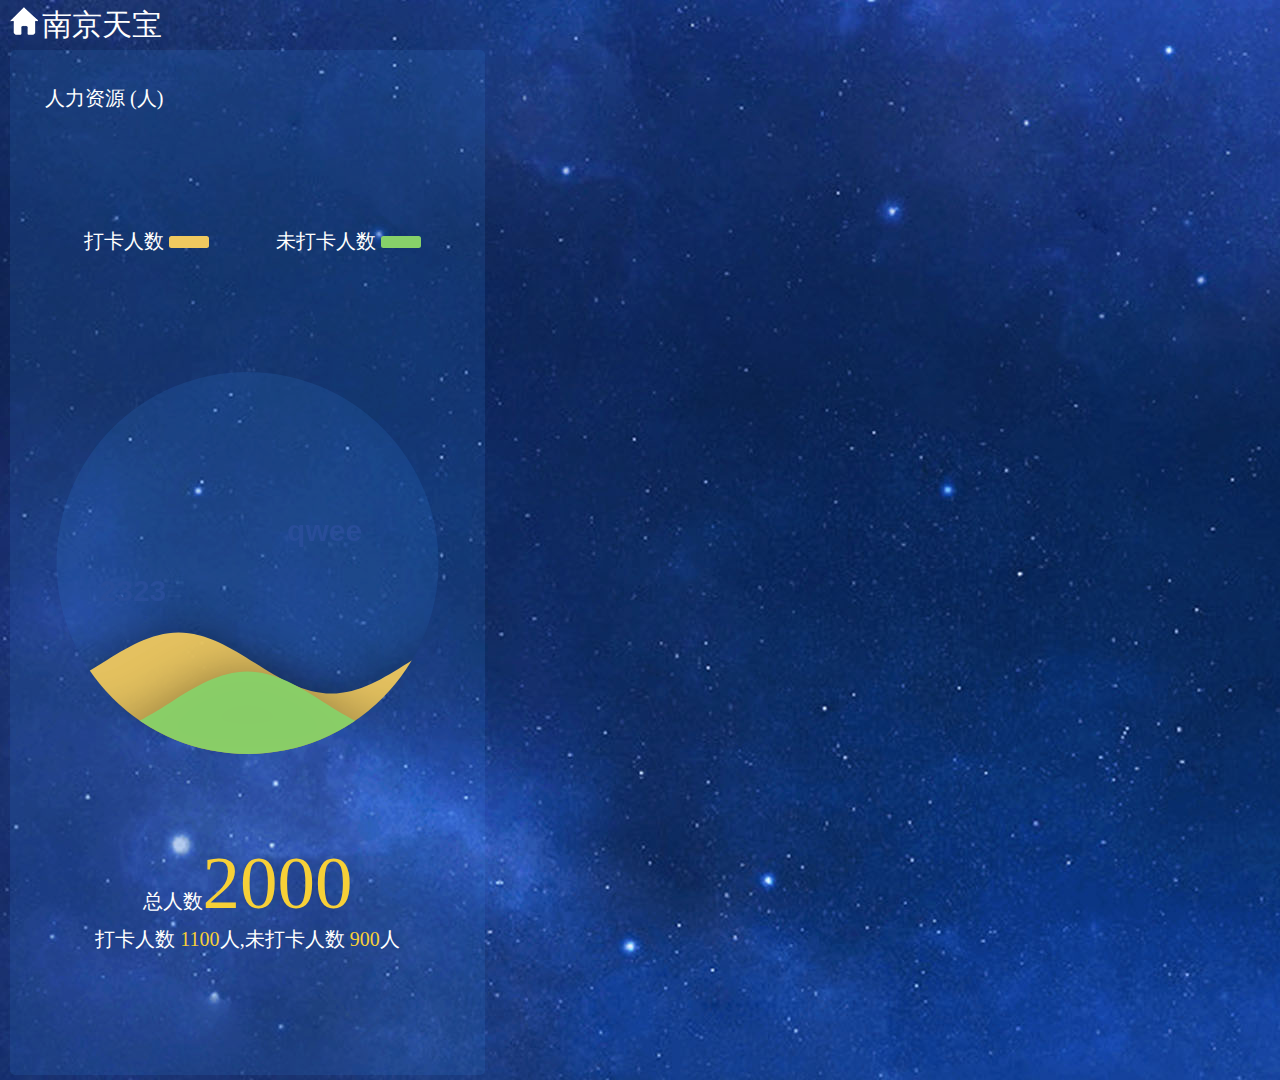
<file: src/html/hr/hr.html>
<!DOCTYPE html>
<html lang="en">

<head>
  <meta charset="UTF-8">
  <meta name="viewport" content="width=device-width, initial-scale=1.0">
  <meta http-equiv="X-UA-Compatible" content="ie=edge">
  <title>人资</title>
  <link rel="stylesheet" href="../../css/base.css">
  <script src="../../js/baseUntil.js"></script>
  <script src='../../js/common/echarts-liquidfill.js'></script>
  <script src="../../component/hr/hrCount.js"></script>
  <script src="../../component/hr/saleRanking.js"></script>
  <style></style>
</head>

<body>
  <div class="content" style="display: flex;" id="root" v-cloak>
    <div class="columnContent" style="margin: 0px 10px 5px 10px;">
      <div style="display: flex;justify-content: space-between;align-items: center;height: 50px;">
        <a href="../../index.html">
          <img src="../../imgs/marketing/marketing_home.png" />
          <span style="font-size: 30px;">南京天宝</span>
        </a>
      </div>
      <hrcount></hrcount>
    </div>
    <iframe  src="http://fanyi.baidu.com/#auto/zh/" frameborder="0" style="display: flex;flex: 2;"></iframe>
      <sale></sale>
    </div>
  </div>
  <script>
    var app = new Vue({
      el: '#root',
      components: {
        hrcount: HRCount,
        sale:SaleRangking,
      },
      data: {

      },
      methods: {

      }
    })
  </script>
</body>

</html>
</file>
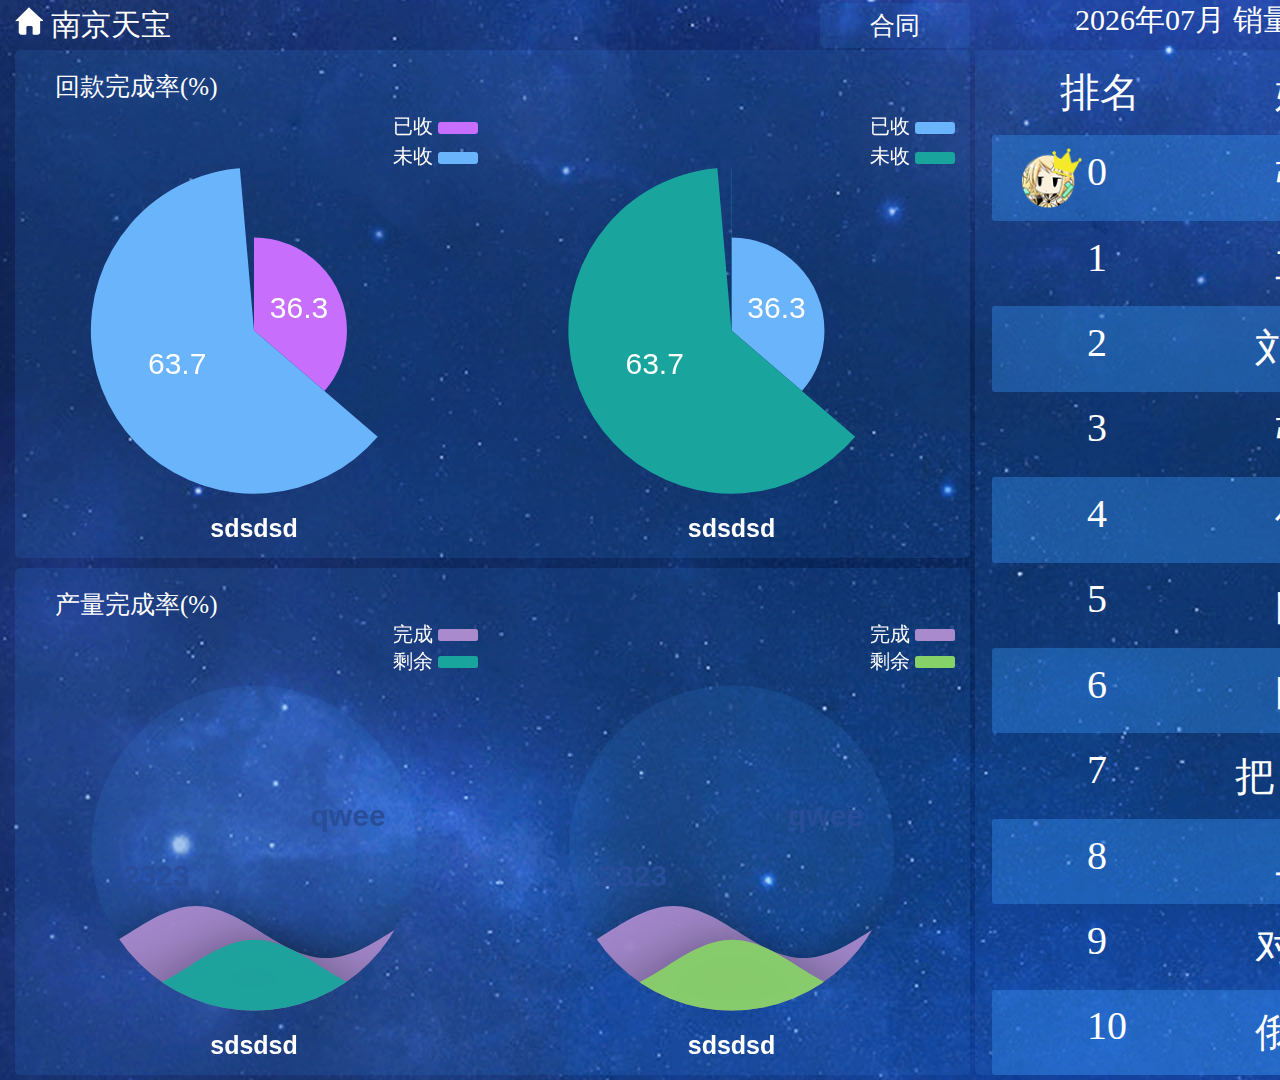
<file: src/html/marketing/marketing.html>
<!DOCTYPE html>
<html lang="en">

<head>
  <meta charset="UTF-8">
  <meta name="viewport" content="width=device-width, initial-scale=1.0">
  <meta http-equiv="X-UA-Compatible" content="ie=edge">
  <title>营销</title>
  <link rel="stylesheet" href="../../css/base.css">
  <link rel="stylesheet" href="../../css/marketing.css">
  <script src="../../js/baseUntil.js"></script>
  <script src='../../js/common/echarts-liquidfill.js'></script>
  <script src="../../component/marketing/paymentDegree.js"></script>
  <script src="../../component/marketing/yieldDegree.js"></script>
  <script src="../../component/marketing/ranking.js"></script>
  <style>
  </style>
</head>

<body>
  <div class="content mainLayout" id="root" v-cloak>
    <div style="display: flex;flex: 2;flex-direction: column;margin-bottom: 5px;">
      <div class="toptitle">
        <a href="../../index.html">
          <img src="../../imgs/marketing/marketing_home.png" />
          <span>南京天宝</span>
        </a>
        <a href="../../html/marketing/contract.html" class="buttonNormal" style="height: 45px;">
          <span>合同</span>
        </a>
      </div>
      <div class="columnContent block-bg">
        <span class="compleDegreeTitle">回款完成率(%)</span>
        <div class="areaContent">
            <payment v-bind:data=comple></payment>
            <payment v-bind:data=comple></payment>
        </div>
      </div>
      <div class="columnContent block-bg" style="margin-top:10px;">
        <span class="compleDegreeTitle">产量完成率(%)</span>
        <div class="areaContent">
          <yield v-bind:data=comple></yield>
          <yield v-bind:data=comple></yield>
        </div>
      </div>
    </div>
    <ranking type='salesVol'></ranking>
    <ranking type='payment'></ranking>
  </div>
  <script>
    var app = new Vue({
      el: '#root',
      components: {
        ranking: Ranking,
        payment: PaymentDegree,
        yield: YieldDegree,
      },
      data: {
        comple: { title: 'sdsdsd' },
      }
    })
  </script>
</body>

</html>
</file>
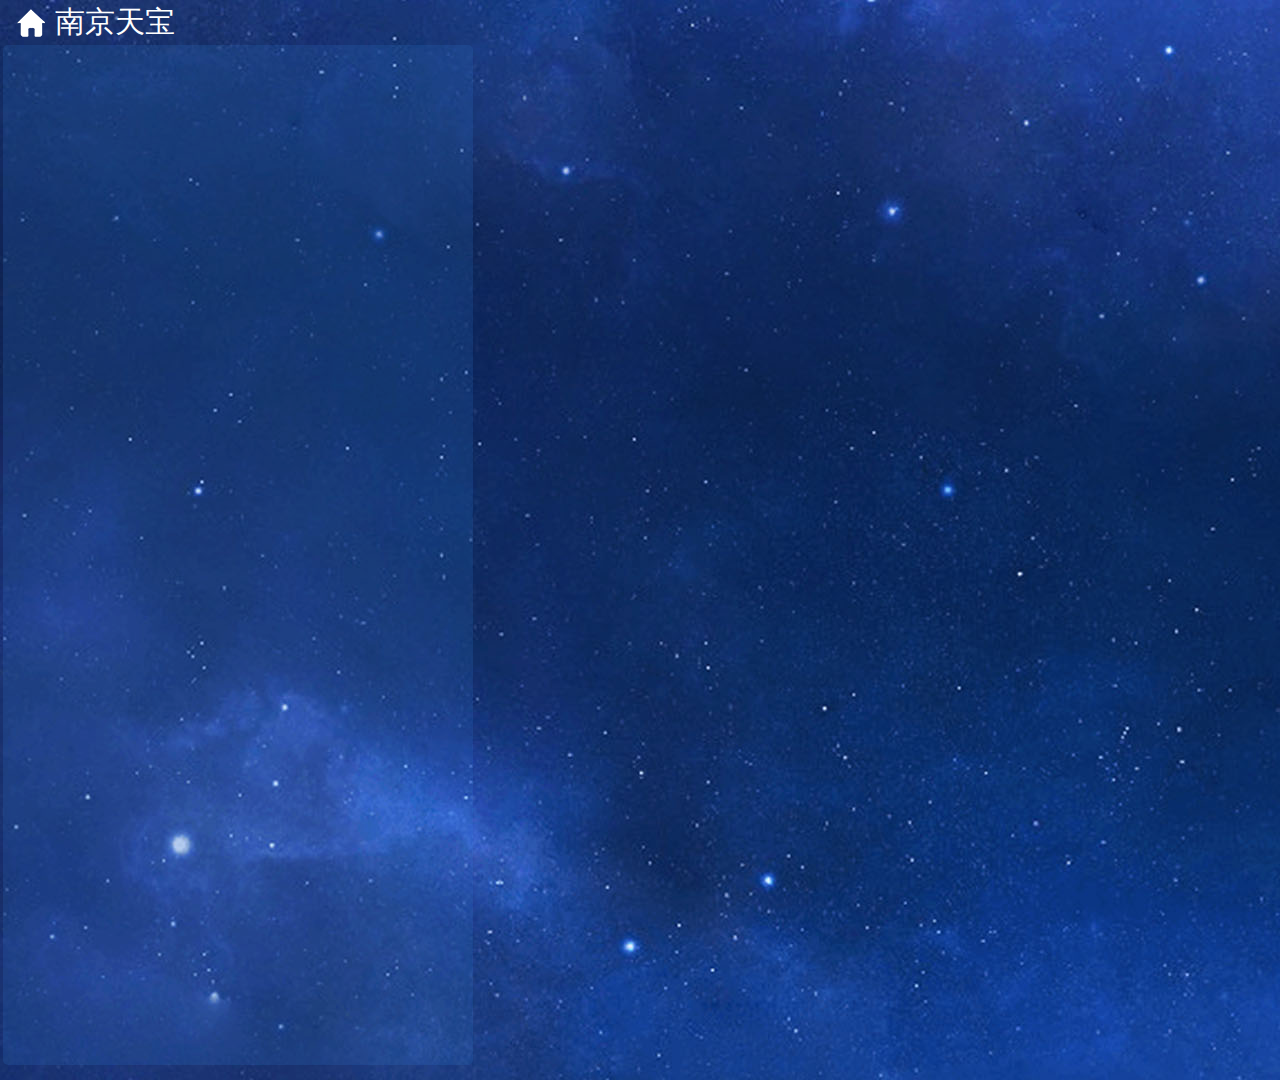
<file: src/html/produce/produceContract.html>
<!DOCTYPE html>
<html lang="en">
<head>
  <meta charset="UTF-8">
  <meta name="viewport" content="width=device-width, initial-scale=1.0">
  <meta http-equiv="X-UA-Compatible" content="ie=edge">
  <title>生产合同</title>
  <link rel="stylesheet" href="../../css/base.css">
  <script src="../../js/baseUntil.js"></script>
  <script src="../../js/common/gps.js"></script>
  <script src="../../component/produce/proContract.js"></script>
  <script type="text/javascript" src='http://webapi.amap.com/maps?v=1.4.4&key=865e5946e363e3889a01b89f8ba5d069'></script>
  <script src="http://webapi.amap.com/ui/1.0/main.js?v=1.0.11"></script>
  <script type="text/javascript" src="../../js/tempData.js"></script>
  <script type="text/javascript" src="../../component/map/progectMap.js"></script>
  <script type="text/javascript" src="../../component/produce/commonBar.js"></script>
  <style>
    .produce-wrap{display: flex;justify-content: space-around;}
    .left-content{width: 470px;height: 1010px;padding: 5px 0;}
    .mid-content{width: 960px;height: 1020px;}
    .right-content{width: 470px;height: 1020px;}

    /* 地图点标注的文本label样式 */
    
		.marker-project{background: #2c85ea!important;white-space: nowrap;padding: 5px;}
		.amap-marker-label,
		.marker-title {
			color: #FFF;
			background: #b352fa;
			border: 0;
			padding: 1px 1px;
			;
		}

		.marker-vehicle {
		
			color: #FFF;
			display: flex;
			flex-direction: column;
			align-items: flex-start;
		}

		.marker-vehicle .marker-title {
			margin-bottom: 2px;
			font-size: 12px;
		}

		.amap-marker-content {
			white-space: inherit!important
		}
  </style>
</head>
<body>
  <div class="content" id="root">
    <home></home>
    <div class="produce-wrap">
      <div class="left-content block-bg">
        <pro-contract :contractdata="contractData"></pro-contract>
      </div>
      <div class="mid-content">
        <maps :project="projectArr" ref="projectmap"></maps>
      </div>
      <div class="right-content block-bg">
        <common-bar :producenews="produceDayArr" :moreconfig="moreConfig"></common-bar>
      </div>
    </div>
  </div>
  <script>
    new Vue({
      el:'#root',
      components: {
        'maps':ProjectMap,
      },
      data: {
        contractData:[],
        projectArr:[],
        produceDayArr:{}, //当日方量
        moreConfig:{},   //Echart配置
      },
      mounted(){
        this.contractData = produceContractData;
        this.setMap();
        this.moreConfig = {
          title: {
            text: '生产快报(M³555)',
          },
          series: [{
            barWidth:120
          }]
        }
      },
      methods: {
        async setMap(){
            this.projectArr = contractData.list.slice(0,10);
            this.produceDayArr = {
                SumQuantity: 100,
                SumSend: 30,
              };
          },
      }
    })
  </script>
</body>
</html>
</file>
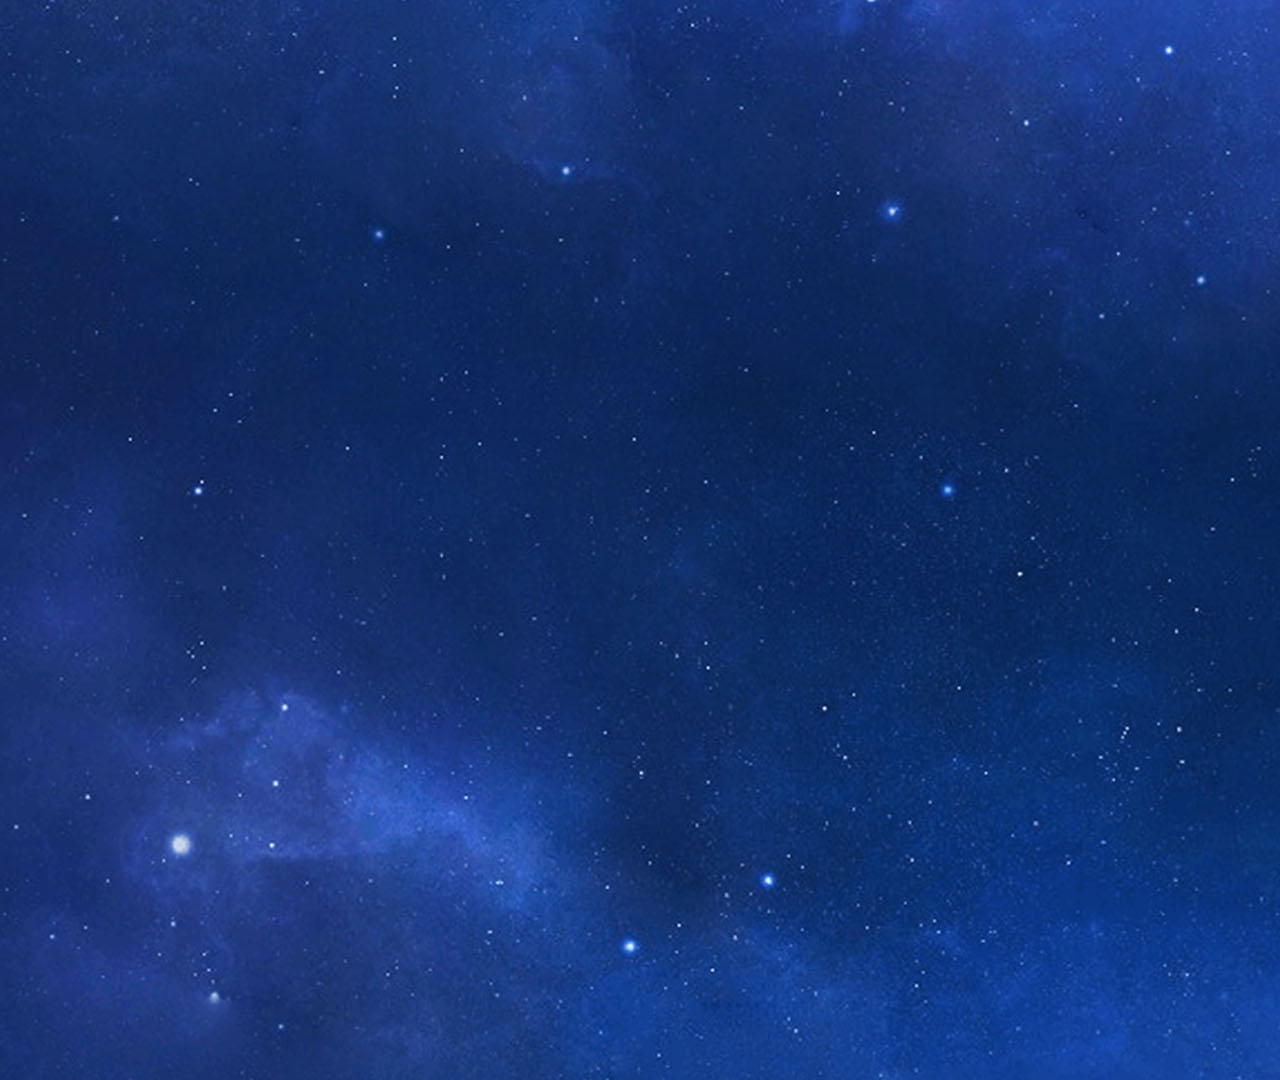
<file: src/html/produce/test.html>
<!DOCTYPE html>
<html lang="en">
<head>
  <meta charset="UTF-8">
  <meta name="viewport" content="width=device-width, initial-scale=1.0">
  <meta http-equiv="X-UA-Compatible" content="ie=edge">
  <title>物资</title>
  <link rel="stylesheet" href="../../css/base.css">
  <script src="../../js/baseUntil.js"></script>
</head>
<body>
  <div class="content" id="root">
    
  </div>
  <script>
    new Vue({
      el:'#root',
      components: {

      },
      data: {

      },
      mounted(){

      },
      methods: {

      }
    })
  </script>
</body>
</html>
</file>
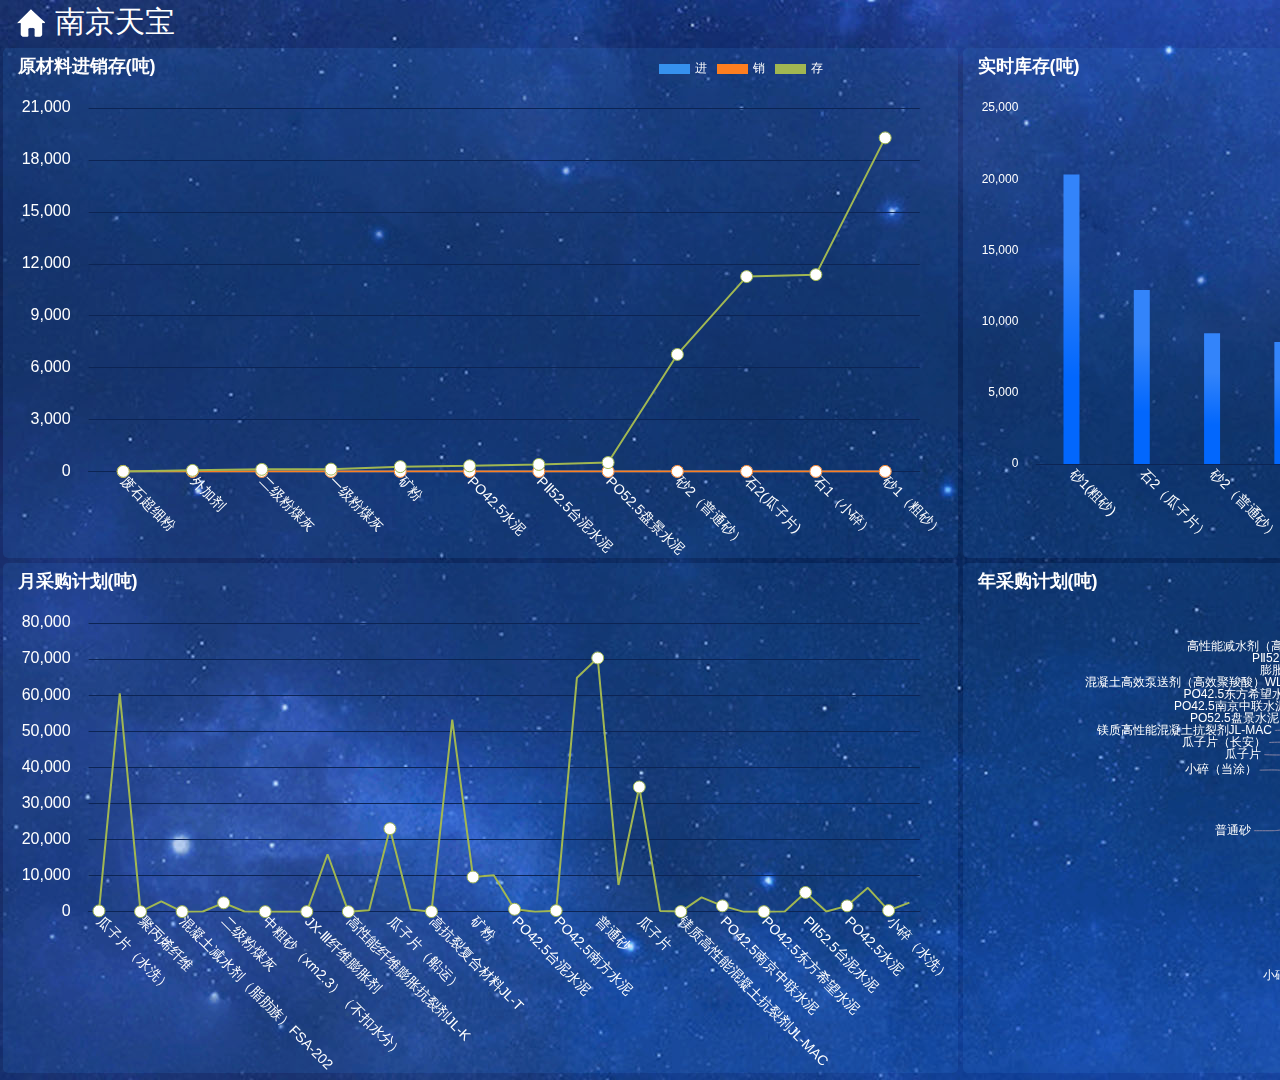
<file: src/html/supplies/supplies.html>
<!DOCTYPE html>
<html lang="en">
<head>
  <meta charset="UTF-8">
  <meta name="viewport" content="width=device-width, initial-scale=1.0">
  <meta http-equiv="X-UA-Compatible" content="ie=edge">
  <title>物资</title>
  <link rel="stylesheet" href="../../css/base.css">
  <script src="../../js/baseUntil.js"></script>
  <script src="../../component/supplies/supplyBar.js"></script>
  <script src="../../component/supplies/supplyLine.js"></script>
  <script src="../../component/supplies/supplyMonth.js"></script>
  <script src="../../component/supplies/supplyPie.js"></script>
  <script src="../../html/supplies/instore.js"></script>
  <script src="../../html/supplies/realtime.js"></script>
  <script src="../../html/supplies/month.js"></script>
  <style>
    .supplies-wrap{width: 1920px;height: 1030px;display: flex;flex-wrap: wrap;justify-content: space-around;align-content: space-around;}
    .supplies-item{width: 955px;height: 510px;}
  </style>
</head>
<body>
  <div class="content" id="root">
    <home></home>
    <div class="supplies-wrap">
      <div class="instore-wrap supplies-item block-bg">
        <instore :instoreinfo="instoreInfo"></instore>
      </div>
      <div class="realtime-wrap supplies-item block-bg">
        <realtime :realtimeinfo="realtimeInfo"></realtime>
      </div>
      <div class="month-wrap supplies-item block-bg">
        <month-supplie :monthinfo="monthInfo"></month-supplie>
      </div>
      <div class="year-wrap supplies-item block-bg" >
        <year-supplie :yearinfo="yearInfo"></year-supplie>
      </div>
     </div>
    </div>
  </div>
  <script>
    new Vue({
      el:'#root',
      components: {
        'instore':SupplyLine,
        'realtime':SupplyBar,
        'month-supplie':SupplyMonth,
        'year-supplie':SupplyPie,
      },
      data: {
        instoreInfo:{},
        realtimeInfo:{},
        monthInfo:{},
        yearInfo:{},
      },
      mounted(){
        this.instor();
        this.realTime();
        this.month();
        this.year();
      },
      methods: {
        instor(){
          this.instoreInfo = this.transformInstore(instore.list[0].zxclist);
        },
        realTime(){
          const resObj = realTime.list;
          const resList = [];
          console.log(resObj);
					for (let key in resObj) {
						resList.push({ title: key, data: resObj[key] });
					}
          this.realtimeInfo = this.transformRealTime(resList[0]);
        },
        month(){
          this.monthInfo = this.transformMonth(monthData.list[0].purchasedayplanList);
        },
        year(){
          this.yearInfo = this.transformYear(monthData.list[0].purchasedayplanList);
        },
        transformInstore(itemData){
          const arr = [];
          const lineJin = [];  //进
					const lineXiao = [];//销
					const lineCun = []; //存
          const lineName = []; //产品名
          itemData.forEach(o => {
						lineJin.push(o.inquantity);
						lineXiao.push(o.outquantity);
						lineCun.push(o.currentAmount);
						lineName.push(o.yctype);
          });
          // arr.push({ jin: lineJin, xiao: lineXiao, cun: lineCun, name: lineName});
          // 中联站是数组，天宝的是单站，不需要放数组，注意！！，滁州的是数组
          const resData = { jin: lineJin, xiao: lineXiao, cun: lineCun, name: lineName}
          return resData;
        },
        transformRealTime(itemData){
          const arr = [];
          // itemData.forEach(obj => {
            const barData = itemData.data[0];
            const pieData = itemData.data[1];

            const temp = [];
            const name = [];

            barData.forEach(bar => {
              temp.push(bar.currentAmount)
              name.push(bar.yctype);
            });
            const pies = pieData.map(piedata => { // 饼图的数据
              return { value: piedata.nums, name: piedata.xValue };
            });

            // arr.push({ nameData: name, data: temp, title: obj.title, pie: pies });
            const resData = { nameData: name, data: temp, title: itemData.title, pie: pies };
          // })
          return resData;
        },
        transformMonth(itemData){
          const arr = [];
          const lineData = [];  //进
          const lineName = []; //产品名
          itemData.forEach(o => {
						lineData.push(o.qty);
						lineName.push(o.materialName);
          });
          // arr.push({ jin: lineJin, xiao: lineXiao, cun: lineCun, name: lineName});
          // 中联站是数组，天宝的是单站，不需要放数组，注意！！，滁州的是数组
          const resData = { lineData, name: lineName}
          return resData;
        },
        transformYear(itemData){
          const arr = [];
          const lineData = [];  //进
          itemData.forEach(o => {
						lineData.push({name:o.materialName, value:o.qty});
          });
          // arr.push({ jin: lineJin, xiao: lineXiao, cun: lineCun, name: lineName});
          // 中联站是数组，天宝的是单站，不需要放数组，注意！！，滁州的是数组
          const resData = { data:lineData}
          return resData;
        },
      }
    })
  </script>
</body>
</html>
</file>
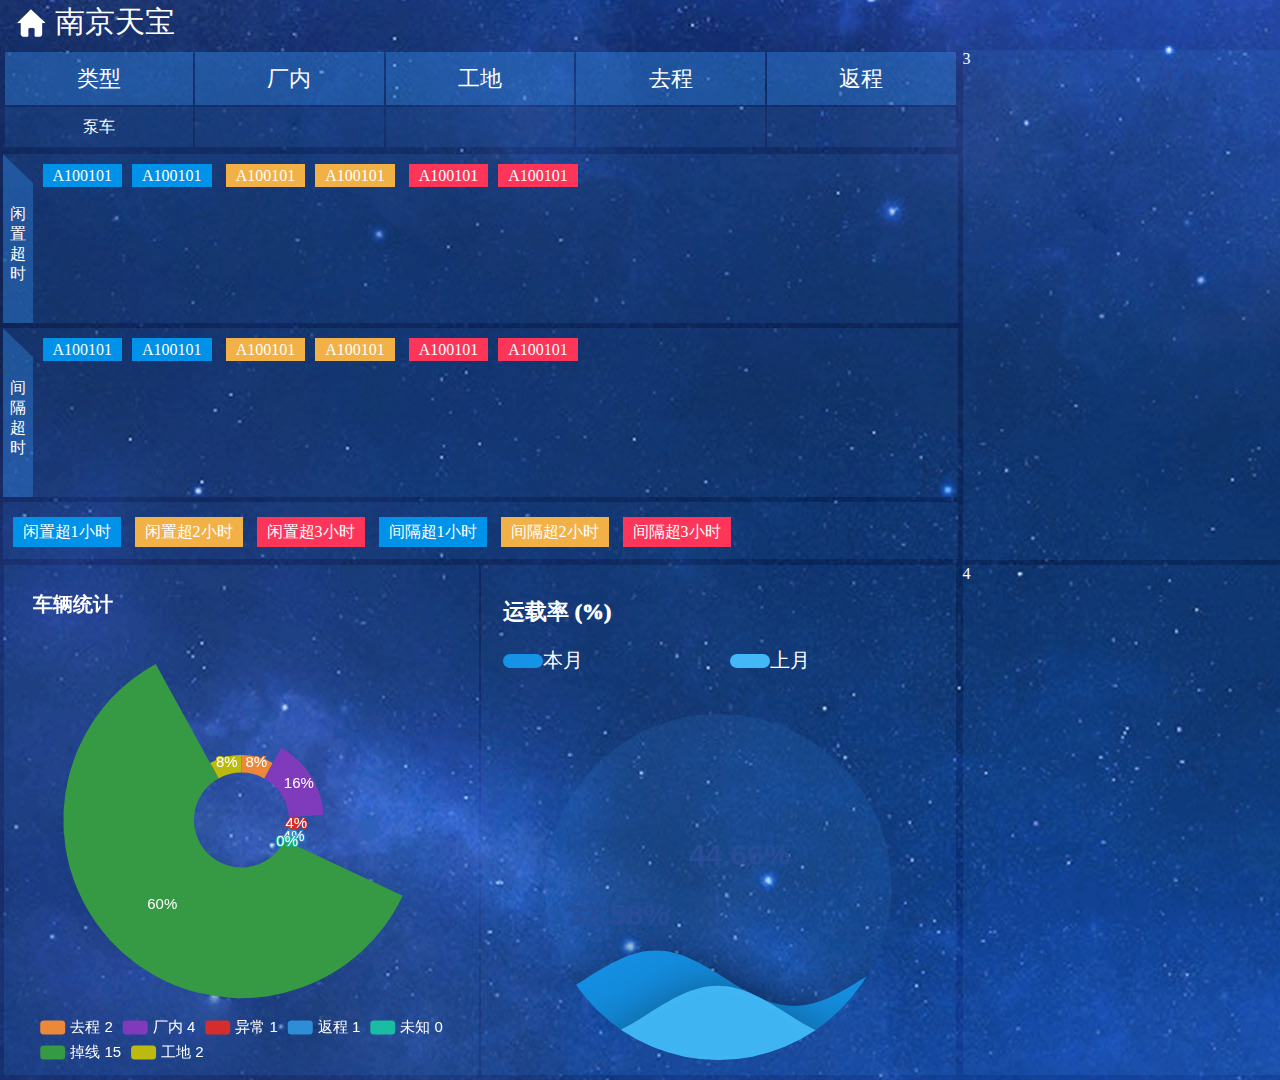
<file: src/html/vehicle/vehicle_detail.html>
<!DOCTYPE html>
<html lang="en">
<head>
    <meta charset="UTF-8">
    <meta name="viewport" content="width=device-width, initial-scale=1.0">
    <meta http-equiv="X-UA-Compatible" content="ie=edge">
    <title>车辆详情</title>
    <link href="../../css/base.css" rel="stylesheet">
	<link href="../../css/vehicle-detail.css" rel="stylesheet">
    <script src="../../js/baseUntil.js"></script>
    <script src='../../js/common/echarts-liquidfill.js'></script>
    <script src="../../component/produce/pie.js"></script>
    <script src="../../component/vehicle/vehicleDegreen.js"></script>
</head>
<body>
    <div class="content mainLayout" id="root" v-cloak>
        <div class="bar">
            <home></home>
            <div class="goMap"><img src="../../imgs/vehicle/dt.png">查看地图</div>
        </div>
        <div class="row">
            <div class="col">
                <table style="width: 100%;">
                    <tr class="t-head">
                        <td>类型</td>
                        <td>厂内</td>
                        <td>工地</td>
                        <td>去程</td>
                        <td>返程</td>
                    </tr>
                    <tr>
                        <td>泵车</td>
                        <td></td>
                        <td></td>
                        <td></td>
                        <td></td>
                    </tr>
                </table>
                <div class="panel xzcs">
                    <div class="panel-left-image">闲<br>置<br>超<br>时</div>
                    <div class="car-list-ctn">
                        <div class="car-tag c-blue">A100101</div><div class="car-tag c-blue">A100101</div>
                        <div class="car-tag c-yellow">A100101</div><div class="car-tag c-yellow">A100101</div>
                        <div class="car-tag c-red">A100101</div><div class="car-tag c-red">A100101</div>
                    </div>
                </div>
                <div class="panel jgcs">
                    <div class="panel-left-image">间<br>隔<br>超<br>时</div>
                    <div class="car-list-ctn">
                        <div class="car-tag c-blue">A100101</div><div class="car-tag c-blue">A100101</div>
                        <div class="car-tag c-yellow">A100101</div><div class="car-tag c-yellow">A100101</div>
                        <div class="car-tag c-red">A100101</div><div class="car-tag c-red">A100101</div>
                    </div>
                </div>
                <div class="panel demo">
                    <div class="car-tag c-blue">闲置超1小时</div>
                    <div class="car-tag c-yellow">闲置超2小时</div>
                    <div class="car-tag c-red">闲置超3小时</div>
                    <div class="car-tag c-blue">间隔超1小时</div>
                    <div class="car-tag c-yellow">间隔超2小时</div>
                    <div class="car-tag c-red">间隔超3小时</div>
                </div>
            </div>
            <div class="col panel">3</div>
        </div>
        <div class="row">
            <div class="col">
                <div class="row">
                    <div class="col2 panel">
                        <vehicle :vehicle="vehicleData"></vehicle>
                    </div>
                    <div class="col2 panel">
                        <vehicledegreen></vehicledegreen>
                    </div>
                </div>
            </div>
            <div class="col panel">4</div>
        </div>
    </div>
</body>
<script>
    new Vue({
        el: '#root',
        components: {
            vehicle: Vehicle,
            vehicledegreen:VehicleDegreen
        },
        data: {
            vehicleData : {
                title: '车辆统计'
            },
        },
        mounted() {
            const vehicleData = {
              title: '车辆统计',
              data: {"去程":2,"厂内":4,"异常":1,"返程":1,"未知":0,"掉线":15,"工地":2},
            };
            this.vehicleData = vehicleData;
        }
    })
</script>
</html>
</file>
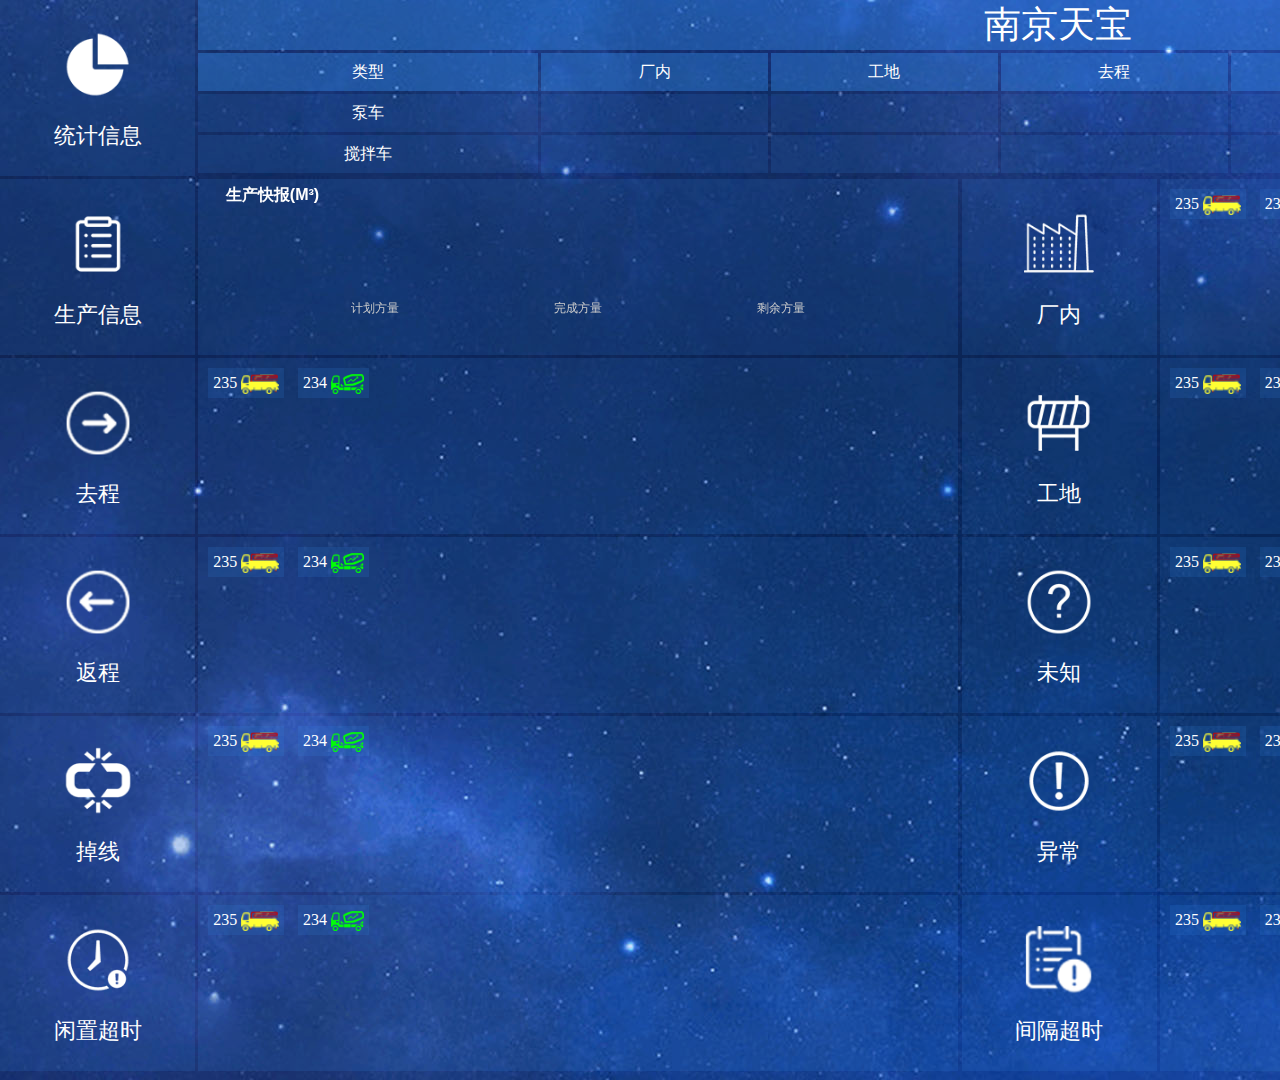
<file: src/html/vehicle/vehicle_index.html>
<!DOCTYPE html>
<html lang="en">

<head>
	<meta charset="UTF-8">
	<meta name="viewport" content="width=device-width, initial-scale=1.0">
	<meta http-equiv="X-UA-Compatible" content="ie=edge">
	<title>车辆管理</title>
	<link href="../../css/base.css" rel="stylesheet">
	<link href="../../css/vehicle.css" rel="stylesheet">
	<script src="../../js/baseUntil.js"></script>
	<script src="../../component/vehicle/vehicleBar.js"></script>
</head>

<body>
	<div class="content" id="root" v-cloak>
		<div class="line">
			<div class="icon">
				<img src="../../imgs/vehicle/icon/01.png" alt height="70" style="margin-top: 30px;">
				<div class="text">统计信息</div>
			</div>
			<div class="right-full">
				<div class="title">南京天宝</div>
				<div>
					<table border="0" cellspacing="3" cellpadding="0">
						<tr class="title-tr">
							<td>类型</td>
							<td>厂内</td>
							<td>工地</td>
							<td>去程</td>
							<td>返程</td>
							<td>未知</td>
							<td>掉线</td>
						</tr>
						<tr class="ct-tr">
							<td>泵车</td>
							<td></td>
							<td></td>
							<td></td>
							<td></td>
							<td></td>
							<td></td>
						</tr>
						<tr class="ct-tr">
							<td>搅拌车</td>
							<td></td>
							<td></td>
							<td></td>
							<td></td>
							<td></td>
							<td></td>
						</tr>
					</table>
				</div>
			</div>
		</div>
		<div class="line" style="margin-top: 3px;">
			<div class="icon">
				<img src="../../imgs/vehicle/icon/02.png" alt height="70" style="margin-top: 30px;">
				<div class="text">生产信息</div>
			</div>
			<div class="right-not-full">
				<!-- 生产快报 -->
				<vehicle-bar :vehicleproduce="produceInfo"></vehicle-bar>
			</div>
			<div class="icon">
				<img src="../../imgs/vehicle/icon/03.png" alt height="70" style="margin-top: 30px;">
				<div class="text">厂内</div>
			</div>
			<div class="right-not-full">
				<span class="car">235
					<img src="../../imgs/vehicle/car/01.png">
				</span>
				<span class="car">234
					<img src="../../imgs/vehicle/car/04.png">
				</span>
			</div>
		</div>
		<div class="line line-margin">
			<div class="icon">
				<img src="../../imgs/vehicle/icon/06-2.png" alt height="70" style="margin-top: 30px;">
				<div class="text">去程</div>
			</div>
			<div class="right-not-full">
				<span class="car">235
					<img src="../../imgs/vehicle/car/01.png">
				</span>
				<span class="car">234
					<img src="../../imgs/vehicle/car/04.png">
				</span>
			</div>
			<div class="icon">
				<img src="../../imgs/vehicle/icon/05.png" alt height="70" style="margin-top: 30px;">
				<div class="text">工地</div>
			</div>
			<div class="right-not-full">
				<span class="car">235
					<img src="../../imgs/vehicle/car/01.png">
				</span>
				<span class="car">234
					<img src="../../imgs/vehicle/car/04.png">
				</span>
			</div>
		</div>
		<div class="line line-margin">
			<div class="icon">
				<img src="../../imgs/vehicle/icon/06.png" alt height="70" style="margin-top: 30px;">
				<div class="text">返程</div>
			</div>
			<div class="right-not-full">
				<span class="car">235
					<img src="../../imgs/vehicle/car/01.png">
				</span>
				<span class="car">234
					<img src="../../imgs/vehicle/car/04.png">
				</span>
			</div>
			<div class="icon">
				<img src="../../imgs/vehicle/icon/07.png" alt height="70" style="margin-top: 30px;">
				<div class="text">未知</div>
			</div>
			<div class="right-not-full">
				<span class="car">235
					<img src="../../imgs/vehicle/car/01.png">
				</span>
				<span class="car">234
					<img src="../../imgs/vehicle/car/04.png">
				</span>
			</div>
		</div>
		<div class="line line-margin">
			<div class="icon">
				<img src="../../imgs/vehicle/icon/08.png" alt height="70" style="margin-top: 30px;">
				<div class="text">掉线</div>
			</div>
			<div class="right-not-full">
				<span class="car">235
					<img src="../../imgs/vehicle/car/01.png">
				</span>
				<span class="car">234
					<img src="../../imgs/vehicle/car/04.png">
				</span>
			</div>
			<div class="icon">
				<img src="../../imgs/vehicle/icon/11.png" alt height="70" style="margin-top: 30px;">
				<div class="text">异常</div>
			</div>
			<div class="right-not-full">
				<span class="car">235
					<img src="../../imgs/vehicle/car/01.png">
				</span>
				<span class="car">234
					<img src="../../imgs/vehicle/car/04.png">
				</span>
			</div>
		</div>
		<div class="line line-margin">
			<div class="icon">
				<img src="../../imgs/vehicle/icon/10.png" alt height="70" style="margin-top: 30px;">
				<div class="text">闲置超时</div>
			</div>
			<div class="right-not-full">
				<span class="car">235
					<img src="../../imgs/vehicle/car/01.png">
				</span>
				<span class="car">234
					<img src="../../imgs/vehicle/car/04.png">
				</span>
			</div>
			<div class="icon">
				<img src="../../imgs/vehicle/icon/09.png" alt height="70" style="margin-top: 30px;">
				<div class="text">间隔超时</div>
			</div>
			<div class="right-not-full">
				<span class="car">235
					<img src="../../imgs/vehicle/car/01.png">
				</span>
				<span class="car">234
					<img src="../../imgs/vehicle/car/04.png">
				</span>
			</div>
		</div>
	</div>
</body>

<script>
	new Vue({
		el: "#root",
		components: {
			'vehicle-bar': Bar,
		},
		data: {
			produceInfo: {}, //生产快报
		},
	})
</script>

</html>
</file>
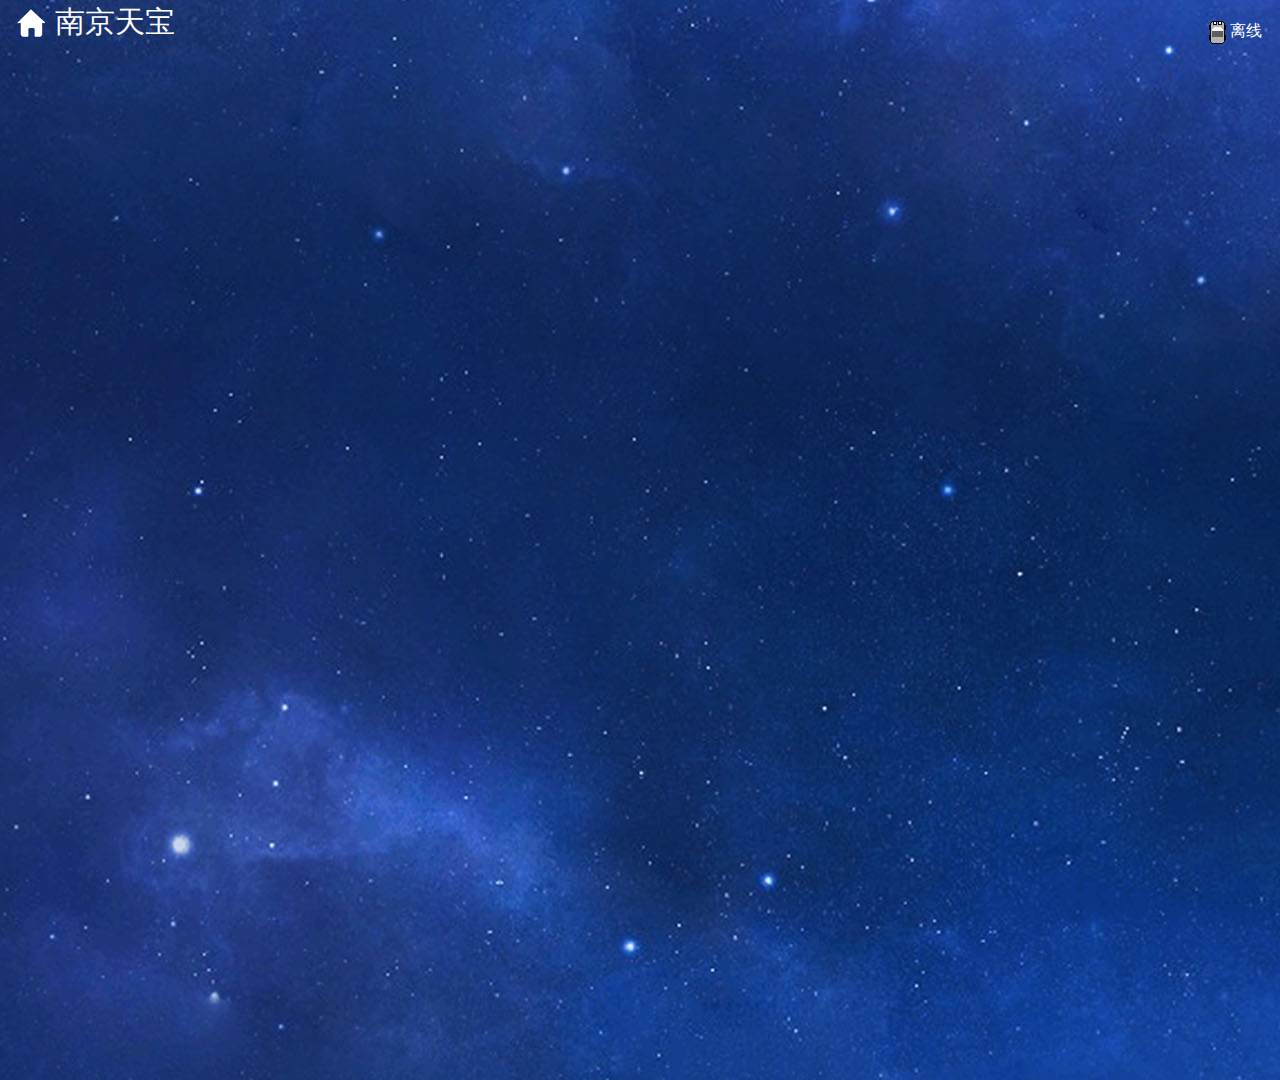
<file: src/html/vehicle/vehicle_map.html>
<!DOCTYPE html>
<html lang="en">

<head>
  <meta charset="UTF-8">
  <meta name="viewport" content="width=device-width, initial-scale=1.0">
  <meta http-equiv="X-UA-Compatible" content="ie=edge">
  <title>地图</title>
  <link href="../../css/base.css" rel="stylesheet">
  <link href="../../css/map_serach.css" rel="stylesheet">
  <script src="../../js/common/underscore-min.js"></script>
  <script src="../../js/baseUntil.js"></script>
  <script src="http://webapi.amap.com/maps?v=1.4.1&key=84670fedcb46af4a61da5a6cd32bbf62"></script>
  <script src="http://webapi.amap.com/ui/1.0/main.js?v=1.0.11"></script>
  <script src="../../js/common/gps.js"></script>
  <script src="../../component/vehicle/map.js"></script>
  <script src="./catList.js"></script>
  <style>
    .topBar {
      width: 1500px;
      display: flex;
      justify-content: space-between;
      align-items: center;
    }

    .demoCar {
      float: right;
      margin-top: 20px;
      margin-left: 20px;
    }

    .demoCar img {
      vertical-align: middle;
      height: 23px;
    }
  </style>
</head>

<body>
  <div class="content mainLayout" id="root" v-cloak>
    <div class="topBar">
      <home></home>
      <div class="legend">
        <div class="demoCar">
          <img src="../../imgs/vehicle/map/workMarks.png" alt="">&nbsp;工地</div>
        <div class="demoCar">
          <img src="../../imgs/vehicle/map/jiaoban.png" alt="">&nbsp;搅拌车</div>
        <div class="demoCar">
          <img src="../../imgs/vehicle/map/bengche.png" alt="">&nbsp;泵车</div>
        <div class="demoCar">
          <img src="../../imgs/vehicle/map/offLine.png" alt="">&nbsp;离线</div>
      </div>
    </div>
    <vmap :catlist="catlist"></vmap>
  </div>
</body>
<script>
  new Vue({
    el: "#root",
    components: {
      vmap: vmap
    },
    data: {
      catlist: catList
    }
  })
</script>

</html>
</file>
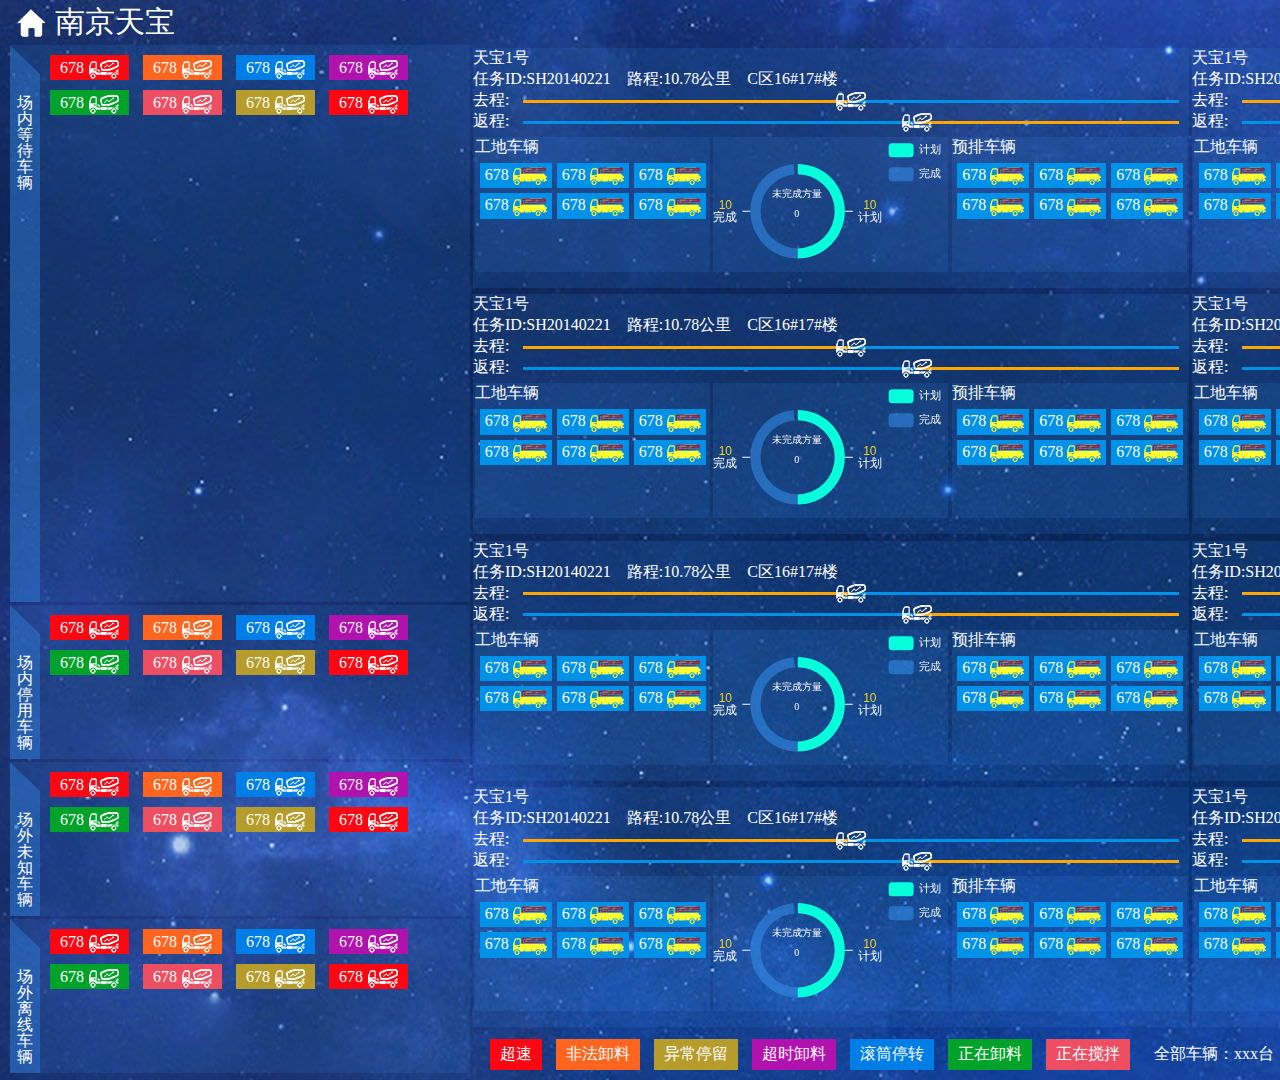
<file: src/html/vehicle/vehicle_vts.html>
<!DOCTYPE html>
<html lang="en">
<head>
    <meta charset="UTF-8">
    <meta name="viewport" content="width=device-width, initial-scale=1.0">
    <meta http-equiv="X-UA-Compatible" content="ie=edge">
    <title>VTS</title>
    <link href="../../css/base.css" rel="stylesheet">
    <link href="../../css/vehicle-vts.css" rel="stylesheet">
    <script src="../../js/baseUntil.js"></script>
    <script src="../../component/vehicle/productNews.js"></script>
    <script src="../../component/vehicle/vts.js"></script>
</head>
<body>
    <div class="content mainLayout" id="root" v-cloak>
        <home></home>
        <div class="flexLayout">
            <div class="sideBar">
                <div class="panel" style="height: 557px;">
                    <div class="panel-left-image">场<br>内<br>等<br>待<br>车<br>辆</div>
                    <div class="car-list-ctn">
                        <div class="car-list c-red">678<img src="../../imgs/vehicle/car/jbc.png" ></div>
                        <div class="car-list c-orange">678<img src="../../imgs/vehicle/car/jbc.png" ></div>
                        <div class="car-list c-blue">678<img src="../../imgs/vehicle/car/jbc.png" ></div>
                        <div class="car-list c-purple">678<img src="../../imgs/vehicle/car/jbc.png" ></div>
                        <div class="car-list c-green">678<img src="../../imgs/vehicle/car/jbc.png" ></div>
                        <div class="car-list c-pink">678<img src="../../imgs/vehicle/car/jbc.png" ></div>
                        <div class="car-list c-color-0">678<img src="../../imgs/vehicle/car/jbc.png" ></div>
                        <div class="car-list c-red">678<img src="../../imgs/vehicle/car/jbc.png" ></div>
                    </div>
                </div>
                <div class="panel small-list">
                    <div class="panel-left-image">场<br>内<br>停<br>用<br>车<br>辆</div>
                    <div class="car-list-ctn">
                        <div class="car-list c-red">678<img src="../../imgs/vehicle/car/jbc.png" ></div>
                        <div class="car-list c-orange">678<img src="../../imgs/vehicle/car/jbc.png" ></div>
                        <div class="car-list c-blue">678<img src="../../imgs/vehicle/car/jbc.png" ></div>
                        <div class="car-list c-purple">678<img src="../../imgs/vehicle/car/jbc.png" ></div>
                        <div class="car-list c-green">678<img src="../../imgs/vehicle/car/jbc.png" ></div>
                        <div class="car-list c-pink">678<img src="../../imgs/vehicle/car/jbc.png" ></div>
                        <div class="car-list c-color-0">678<img src="../../imgs/vehicle/car/jbc.png" ></div>
                        <div class="car-list c-red">678<img src="../../imgs/vehicle/car/jbc.png" ></div>
                    </div>
                </div>
                <div class="panel small-list">
                    <div class="panel-left-image">场<br>外<br>未<br>知<br>车<br>辆</div>
                    <div class="car-list-ctn">
                        <div class="car-list c-red">678<img src="../../imgs/vehicle/car/jbc.png" ></div>
                        <div class="car-list c-orange">678<img src="../../imgs/vehicle/car/jbc.png" ></div>
                        <div class="car-list c-blue">678<img src="../../imgs/vehicle/car/jbc.png" ></div>
                        <div class="car-list c-purple">678<img src="../../imgs/vehicle/car/jbc.png" ></div>
                        <div class="car-list c-green">678<img src="../../imgs/vehicle/car/jbc.png" ></div>
                        <div class="car-list c-pink">678<img src="../../imgs/vehicle/car/jbc.png" ></div>
                        <div class="car-list c-color-0">678<img src="../../imgs/vehicle/car/jbc.png" ></div>
                        <div class="car-list c-red">678<img src="../../imgs/vehicle/car/jbc.png" ></div>
                    </div>
                </div>
                <div class="panel small-list">
                    <div class="panel-left-image">场<br>外<br>离<br>线<br>车<br>辆</div>
                    <div class="car-list-ctn">
                        <div class="car-list c-red">678<img src="../../imgs/vehicle/car/jbc.png" ></div>
                        <div class="car-list c-orange">678<img src="../../imgs/vehicle/car/jbc.png" ></div>
                        <div class="car-list c-blue">678<img src="../../imgs/vehicle/car/jbc.png" ></div>
                        <div class="car-list c-purple">678<img src="../../imgs/vehicle/car/jbc.png" ></div>
                        <div class="car-list c-green">678<img src="../../imgs/vehicle/car/jbc.png" ></div>
                        <div class="car-list c-pink">678<img src="../../imgs/vehicle/car/jbc.png" ></div>
                        <div class="car-list c-color-0">678<img src="../../imgs/vehicle/car/jbc.png" ></div>
                        <div class="car-list c-red">678<img src="../../imgs/vehicle/car/jbc.png" ></div>
                    </div>
                </div>
            </div>
            <div class="vts-container">
                <vts></vts>
                <vts></vts>
                <vts></vts>
                <vts></vts>
                <vts></vts>
                <vts></vts>
                <vts></vts>
                <vts></vts>
            </div>
        </div>
        <div style="position: absolute; bottom: 10px;left: 480px;">
            <div class="car-list-demo c-red">超速</div>
            <div class="car-list-demo c-orange">非法卸料</div>
            <div class="car-list-demo c-color-0">异常停留</div>
            <div class="car-list-demo c-purple">超时卸料</div>
            <div class="car-list-demo c-blue">滚筒停转</div>
            <div class="car-list-demo c-green">正在卸料</div>
            <div class="car-list-demo c-pink">正在搅拌</div>
            <div class="car-list-demo">全部车辆：xxx台</div>
            <div class="car-list-demo">上线车辆：xxx台</div>
        </div>
        
    </div>
</body>
<script>
    new Vue({
        el: "#root",
        components: {
        }
    })
</script>
</html>
</file>
<file: src/css/base.css>
* {
  margin: 0;
  padding: 0;
  color: #FFF;
  font-family: "微软雅黑";
}
/* html{overflow: hidden;}
body{overflow: hidden;} */
/* body {transform: scale(0.5);transform-origin: 0 0;} */

.content {
  width: 1920px;
  height: 1080px;
  overflow: auto;
  background: url(../imgs/common/bg.jpg) no-repeat;
  position: relative;
}

.areaContent{
  display: flex;
  flex: 1;
}

.columnContent{
  display: flex;
  flex: 1;
  flex-direction: column;
}

li {
  list-style: none;
}
a {
  text-decoration: none;
  color: #666;
}
.clearfix:after {
  content: "";
  display: block;
  height: 0;
  clear: both;
}
/* 
[v-cloak] {
  display: none;
} */

/*滚动条代码 兼容webkit内核*/

.scrollbar::-webkit-scrollbar {
  height: 8px;
}

.scrollbar::-webkit-scrollbar-track {
  background: rgba(52, 143, 237, 0.2);
}

.scrollbar::-webkit-scrollbar-thumb {
  background: rgba(52, 143, 237, 0.4);
  border-radius: 4px;
}
/* 滚动条样式统一使用这个class */
.custom-scrollbar::-webkit-scrollbar {
  height: 4px;
  width: 10px;
}

.custom-scrollbar::-webkit-scrollbar-track {
  background: rgba(52, 143, 237, 0.2);
}

.custom-scrollbar::-webkit-scrollbar-thumb {
  background: rgba(52, 143, 237, 0.4);
  border-radius: 4px;
}

/* 带蓝色透明度的背景色值 */

.block-bg {
  background-color: rgba(52, 143, 237, 0.15);
  border-radius: 5px
}

/* 适配地图的层级切换控件里的图标字体颜色被覆盖为白色而不显示 */
.amap-ui-control-layer-list label span{color: black}
.amap-ui-control-layer .iconfont{color: black}

/*黄色字体颜色*/

.gold {
  color: rgb(250, 209, 24);
}

.yellow {
  background: #eeb236!important;
}

.red {
  background: #ed355b!important;
}
.green{
  background: #008100!important;
}
.reds{
  background: #8b0000!important;
}

/*车辆页面警报颜色*/
.cerise{background:red!important;}
.orange{background:#C674F1!important;}
.yellows{background:#FFFF80!important;}
.purple{background: #BE1FB7!important;}
.blue{background: #7AC1FC!important;}
.greens{background: #6DB700!important}
.pinks{background: #2E2ED1!important}
/* 普通标题的字体尺寸，比如生成模块站点内四个图表的标题尺寸 */

.tabs {
  display: inline;
}
.tabs span img{
  display: inline-block;
  margin-right: 10px;
  line-height: 48px;
}
.tabs span{
  display:flex;
  align-items: center;
  height: 45px;
  /* line-height: 48px; */
  /* display: inline-block; */
  font-size: 30px;
  cursor: pointer;
}
</file>
<file: src/css/marketing.css>
.mainLayout{
  padding-left: 15px;
  padding-right: 15px;
  display: flex;
}

.toptitle{
  display: flex;
  justify-content: space-between;
  align-items: center;
  height: 50px;
  font-size: 30px;
}

.buttonNormal{
  font-size: 25px;
  height: 50px;
  width: 150px;
  display: flex;
  align-items: center;
  justify-content: center;
  background-color: rgba(52, 143, 237, 0.15);
  border-radius: 5px;
  border: 0px;
}

.buttonSelected{
  background-color: rgba(26, 147, 251, 1);
}

input::-webkit-input-placeholder{
  color:white;
  font-size: 25px;
}

.compleDegreeTitle{
  margin-left: 40px;
  margin-top: 20px;
  font-size: 25px;
}

.rankingItem{
  display: flex;
  flex: 1;
  justify-content: center;
  align-items: center;
  font-size: 40px;
}

.rankingAvatar{
  width: 60px;
  height: 60px;
  margin-left: 30px;
  margin-right: 5px;
}

.contractItems{
  display: flex;
  flex-direction: column;
  width: 725px;
  margin-bottom: 5px;
}

.contractBtnView{
  display: flex;
  justify-content: space-around;
  align-items: center;
  margin-top: 30px;
  margin-bottom: 30px;
}

.contractCell{
  display: flex;
  flex: 1;
  align-items: center;
  border-radius: 3px;
  font-size: 18px;
}
</file>
<file: src/css/vehicle-detail.css>
.bar {
  overflow: hidden;
  display: flex;
  justify-content: space-between;
}
.panel {
  background-color: rgba(52, 143, 237, 0.15);
  position: relative;
}
.panel-left-image {
  background: url("../imgs/vehicle/c.png") no-repeat left top;
  width: 30px;
  position: absolute;
  top: 0;
  bottom: 0;
  left: 0;
  text-align: center;
  padding-top: 50px;
  line-height: 20px;
}
.car-list-ctn {
  margin-left: 30px;
}
.goMap {
  float: right;
  font-size: 18px;
  margin-right: 17px;
  background-color: rgba(52, 143, 237, 0.4);
  height: 30px;
  line-height: 30px;
  padding: 0 10px;
  margin-top: 10px;
}
.goMap img {
  margin-right: 5px;
  vertical-align: top;
}
.row {
  display: flex;
  justify-content: space-around;
}
.col {
  width: 955px;
  height: 510px;
  margin-top: 5px;
}
.col2 {
  width: 475px;
  height: 510px;
}
td {
  text-align: center;
  background-color: rgba(52, 143, 237, 0.15);
  height: 40px;
}
.t-head td {
  font-size: 22px;
  background-color: rgba(52, 143, 237, 0.4);
  height: 53px;
}
.car-tag {
  display: inline-block;
  padding: 0 10px;
  margin-left: 10px;
  margin-top: 10px;
  height: 23px;
  line-height: 23px;
}
.c-blue {
  background-color: #0091e8;
}
.c-yellow {
  background-color: #f2b147;
}
.c-red {
  background-color: #fd3558;
}
.xzcs {
  height: 169px;
  margin-top: 5px;
}
.jgcs {
  height: 169px;
  margin-top: 5px;
}
.demo {
  margin-top: 5px;
  height: 57px;
}
.demo .car-tag {
  margin-top: 15px;
  line-height: 30px;
  height: 30px;
}
</file>
<file: src/css/vehicle.css>
.icon {
  height: 100%;
  width: 195px;
  background-color: rgba(52, 143, 237, 0.15);
  text-align: center;
  font-size: 22px;
}
.icon .text {
  margin-top: 15px;
}
.line {
  overflow: hidden;
  display: flex;
  height: 176px;
  justify-content: space-between;
}
.line-margin {
  margin-top: 3px;
}
.right-full {
  flex: 1;
}
.right-full table {
  width: 100%;
}
.right-full .title{
  font-size: 37px;
  text-align: center;
  background-color: rgba(52, 143, 237, 0.4);
  color: #fff;
  margin: 0 3px;
}
.right-full td {
  color: #fff;
  text-align: center;
  height: 38px;
}
.title-tr td {
  background-color: rgba(52, 143, 237, 0.4);
}
.ct-tr {
  background-color: rgba(52, 143, 237, 0.15);
}

.right-not-full {
  width: 760px;
  height: 100%;
  background-color: rgba(52, 143, 237, 0.15);
}
.car {
  background-color: rgba(52, 143, 237, 0.15);
  display: inline-block;
  line-height: 30px;
  padding: 0 5px;
  margin-left: 10px;
  margin-top: 10px;
}
.car img {
  height: 20px;
  vertical-align: middle;
}
</file>
<file: src/css/map_serach.css>
#map {
  width: 1443px;
  height: 1025px;
}
.map-legend {
  height: 50px;
}
/* 下面的两行样式是设置地图类型切换按钮不显示的问题(其实已经显示了，只不过图标和文字被base.css里的样式设为白色字体了) 
  这个坑真是毙了一只狗了，花了大半天时间折腾，
*/
label span {
  color: black;
}
.amap-ui-control-container label {
  background: 0;
}
.amap-ui-control-layer .iconfont {
  color: black;
}

/* 搜索栏样式 */
/* 隐藏竖直方向滚动条 */
/* ::-webkit-scrollbar {display:none}    */

.news_tab {
  width: 380px;
  height: 1000px;
  background: rgba(52, 143, 237, 0.2);
  border-radius: 6px;
}
.news_tab .tables {
  margin: 0 auto;
  height: 865px;
  width: 377px;
  overflow-x: hidden;
  overflow-y: scroll;
}
.news_tab .tables td {
  text-align: center;
  width: 94px;
}
.news_tab .s_search {
  height: 77px;
  width: 370px;
  margin: 0 auto;
  display: flex;
  justify-content: space-around;
  align-items: center;
  font-size: 20px;
}
.stats_s table th {
  height: 48px;
  width: 104px;
  background: #3590ed;
}

.stats_s table tr {
  height: 36px;
  width: 104px;
  background: rgba(52, 143, 237, 0.2);
  cursor: pointer;
}
.s_search p {
  height: 77px;
  line-height: 77px;
}
.s_search input {
  height: 40px;
  width: 290px;
  background: rgba(52, 143, 237, 0.2);
  border: none;
  font-size: 20px;
  padding: 0 6px;
}

.s_search span {
  height: 40px;
  width: 100px;
  background: #3590ed;
  text-align: center;
  display: inline-block;
  line-height: 40px;
  border-radius: 6px;
}
/* ==================================== */
</file>
<file: src/css/vehicle-vts.css>
.flexLayout {
  display: flex;
  margin-left: 10px;
}
.panel {
  background-color: rgba(52, 143, 237, 0.15);
  position: relative;
}
.sideBar {
  width: 460px;
}
.small-list {
  height: 154px;
  margin-top: 3px;
}
.panel-left-image {
  background: url("../imgs/vehicle/c.png") no-repeat left top;
  width: 30px;
  position: absolute;
  top: 0;
  bottom: 0;
  left: 0;
  text-align: center;
  padding-top: 50px;
  line-height: 16px;
}
.car-list-ctn {
    margin-left: 30px;
}
.car-list {
    margin-top: 10px;
    margin-left: 10px;
    line-height: 25px;
    padding: 0 10px;
    display: inline-block;
}
.car-list-demo {
    margin-left: 10px;
    padding: 5px 10px;
    display: inline-block;
}
.car-list img {
    vertical-align: middle;
    margin-left: 5px;
}
.c-red {
    background-color: #ff0512;
}
.c-orange {
    background-color: #ff651f;
}
.c-blue {
    background-color: #007ee7;
}
.c-green {
    background-color: #00a229;
}
.c-pink {
    background-color: #ee4e62;
}
.c-purple {
    background-color: #b111ad;
}
.c-color-0 {
    background-color: #b59c2b;
}
.vts-container {
    display: flex;
    width: 1445px;
    flex-wrap: wrap;
    align-content: space-around;
    height: 985px;
}
</file>
